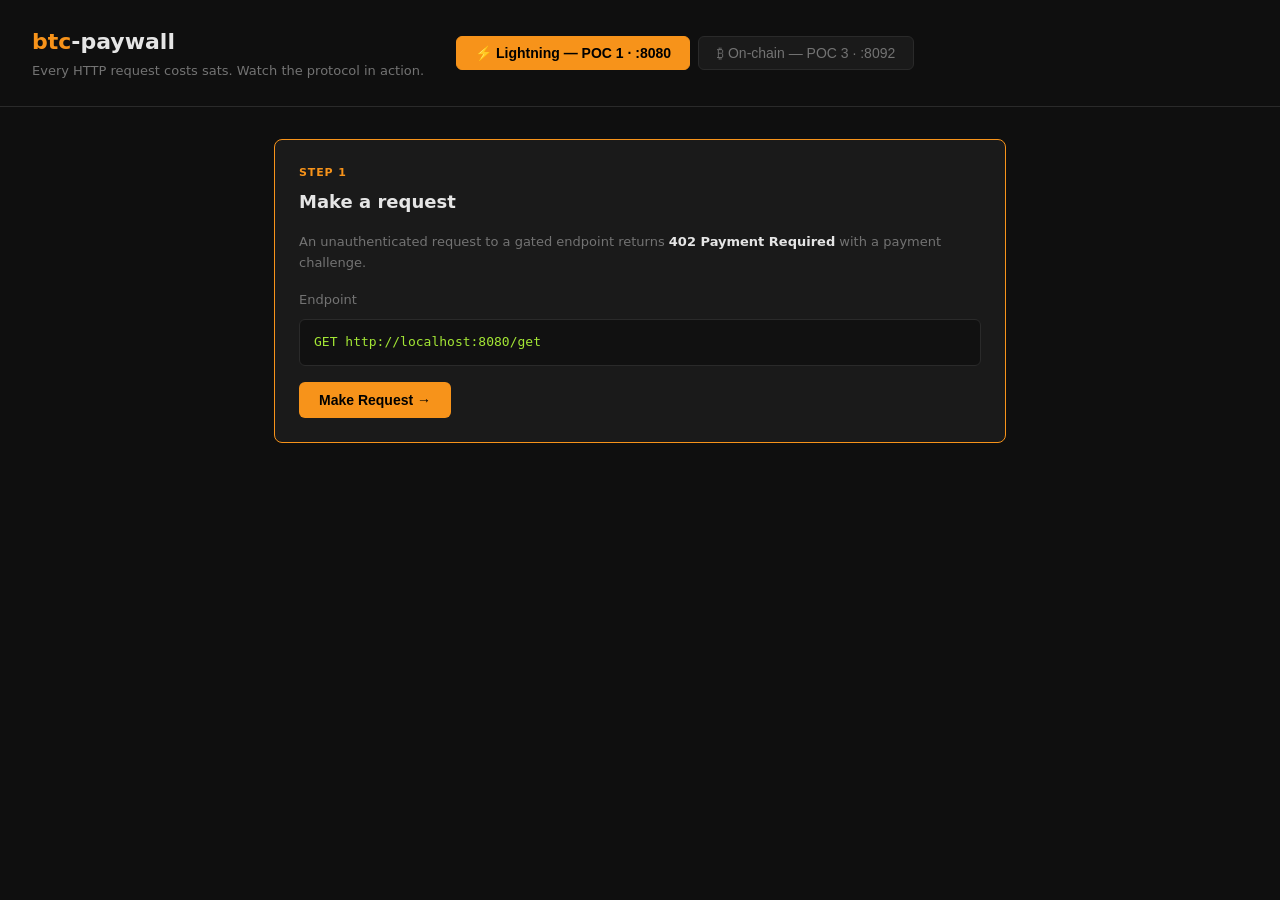
<file: examples/browser-demo/index.html>
<!DOCTYPE html>
<html lang="en">
<head>
  <meta charset="UTF-8">
  <meta name="viewport" content="width=device-width, initial-scale=1.0">
  <title>btc-paywall demo</title>
  <style>
    :root {
      --bg:        #0f0f0f;
      --surface:   #1a1a1a;
      --border:    #2a2a2a;
      --orange:    #f7931a;
      --orange-dim:#a05c0e;
      --green:     #22c55e;
      --red:       #ef4444;
      --yellow:    #eab308;
      --text:      #e5e5e5;
      --muted:     #737373;
      --code-bg:   #111;
      --code-text: #a3e635;
      --radius:    8px;
    }
    *, *::before, *::after { box-sizing: border-box; margin: 0; padding: 0; }
    body {
      background: var(--bg);
      color: var(--text);
      font-family: system-ui, -apple-system, sans-serif;
      font-size: 15px;
      line-height: 1.6;
      min-height: 100vh;
    }

    /* ── Layout ── */
    header {
      border-bottom: 1px solid var(--border);
      padding: 24px 32px;
      display: flex;
      align-items: center;
      gap: 32px;
      flex-wrap: wrap;
    }
    .header-title h1 { font-size: 22px; font-weight: 700; }
    .header-title h1 span { color: var(--orange); }
    .header-title p { color: var(--muted); font-size: 13px; margin-top: 2px; }
    main { max-width: 780px; margin: 0 auto; padding: 32px 24px; display: flex; flex-direction: column; gap: 20px; }

    /* ── Mode toggle ── */
    .mode-toggle { display: flex; gap: 8px; }
    .toggle-btn {
      background: var(--surface);
      border: 1px solid var(--border);
      color: var(--muted);
      padding: 8px 18px;
      border-radius: 6px;
      cursor: pointer;
      font-size: 14px;
      font-weight: 500;
      transition: all .15s;
    }
    .toggle-btn:hover { border-color: var(--orange-dim); color: var(--text); }
    .toggle-btn.active { background: var(--orange); border-color: var(--orange); color: #000; font-weight: 700; }

    /* ── Cards ── */
    .card {
      background: var(--surface);
      border: 1px solid var(--border);
      border-radius: var(--radius);
      padding: 24px;
      transition: border-color .2s;
    }
    .card.active { border-color: var(--orange); }
    .card.done { opacity: .6; }
    .step-label {
      font-size: 11px;
      font-weight: 700;
      letter-spacing: .08em;
      text-transform: uppercase;
      color: var(--orange);
      margin-bottom: 6px;
    }
    .card h2 { font-size: 18px; font-weight: 600; margin-bottom: 16px; }

    /* ── Buttons ── */
    .btn {
      display: inline-flex;
      align-items: center;
      gap: 6px;
      padding: 10px 20px;
      border-radius: 6px;
      border: none;
      cursor: pointer;
      font-size: 14px;
      font-weight: 600;
      transition: all .15s;
    }
    .btn-primary { background: var(--orange); color: #000; }
    .btn-primary:hover { background: #e8841a; }
    .btn-primary:disabled { background: var(--border); color: var(--muted); cursor: not-allowed; }
    .btn-secondary { background: var(--border); color: var(--text); }
    .btn-secondary:hover { background: #333; }
    .btn-webln { background: #7c3aed; color: #fff; }
    .btn-webln:hover { background: #6d28d9; }
    .btn-copy {
      background: transparent;
      border: 1px solid var(--border);
      color: var(--muted);
      padding: 4px 10px;
      border-radius: 4px;
      font-size: 12px;
      cursor: pointer;
      transition: all .15s;
    }
    .btn-copy:hover { border-color: var(--orange-dim); color: var(--text); }
    .btn-copy.copied { border-color: var(--green); color: var(--green); }

    /* ── Status badges ── */
    .status {
      display: inline-block;
      font-size: 13px;
      font-weight: 700;
      padding: 4px 10px;
      border-radius: 4px;
      margin-bottom: 12px;
      letter-spacing: .04em;
    }
    .status-402 { background: rgba(247,147,26,.15); color: var(--orange); }
    .status-200 { background: rgba(34,197,94,.15); color: var(--green); }
    .status-401 { background: rgba(239,68,68,.15); color: var(--red); }

    /* ── Code blocks ── */
    .code-block {
      background: var(--code-bg);
      border: 1px solid var(--border);
      border-radius: 6px;
      padding: 12px 14px;
      font-family: 'Menlo', 'Monaco', 'Consolas', monospace;
      font-size: 13px;
      color: var(--code-text);
      word-break: break-all;
      white-space: pre-wrap;
      margin: 8px 0;
      position: relative;
    }
    .code-row {
      display: flex;
      align-items: flex-start;
      gap: 8px;
    }
    .code-row .code-block { flex: 1; margin: 0; }

    /* ── Form inputs ── */
    .field { margin-top: 16px; }
    .field label { display: block; font-size: 13px; color: var(--muted); margin-bottom: 6px; font-weight: 500; }
    .field input[type="text"] {
      width: 100%;
      background: var(--code-bg);
      border: 1px solid var(--border);
      border-radius: 6px;
      padding: 10px 12px;
      font-family: monospace;
      font-size: 13px;
      color: var(--text);
      outline: none;
      transition: border-color .15s;
    }
    .field input[type="text"]:focus { border-color: var(--orange); }
    .field input[type="text"]::placeholder { color: var(--muted); }

    /* ── Divider ── */
    .divider { display: flex; align-items: center; gap: 12px; margin: 16px 0; color: var(--muted); font-size: 12px; }
    .divider::before, .divider::after { content: ''; flex: 1; height: 1px; background: var(--border); }

    /* ── Response display ── */
    .response-body {
      background: var(--code-bg);
      border: 1px solid var(--border);
      border-radius: 6px;
      padding: 12px 14px;
      font-family: monospace;
      font-size: 12px;
      color: var(--code-text);
      max-height: 220px;
      overflow-y: auto;
      white-space: pre;
      margin-top: 8px;
    }

    /* ── Alert / info ── */
    .alert {
      padding: 10px 14px;
      border-radius: 6px;
      font-size: 13px;
      margin-top: 12px;
    }
    .alert-warn { background: rgba(234,179,8,.1); border: 1px solid rgba(234,179,8,.3); color: var(--yellow); }
    .alert-error { background: rgba(239,68,68,.1); border: 1px solid rgba(239,68,68,.3); color: var(--red); }
    .alert-info { background: rgba(247,147,26,.08); border: 1px solid rgba(247,147,26,.2); color: var(--muted); }

    /* ── Auth header preview ── */
    .auth-preview { margin: 12px 0; }
    .auth-preview .label { font-size: 12px; color: var(--muted); margin-bottom: 4px; }

    /* ── Explanation text ── */
    .explanation { font-size: 13px; color: var(--muted); margin-top: 10px; }
    .explanation strong { color: var(--text); }

    /* ── Utility ── */
    .hidden { display: none !important; }
    .mt { margin-top: 16px; }
    .row { display: flex; gap: 10px; flex-wrap: wrap; align-items: center; margin-top: 16px; }
  </style>
</head>
<body>

<header>
  <div class="header-title">
    <h1><span>btc</span>-paywall</h1>
    <p>Every HTTP request costs sats. Watch the protocol in action.</p>
  </div>
  <div class="mode-toggle">
    <button class="toggle-btn active" id="btn-lightning" onclick="setMode('lightning')">⚡ Lightning — POC 1 · :8080</button>
    <button class="toggle-btn" id="btn-onchain" onclick="setMode('onchain')">₿ On-chain — POC 3 · :8092</button>
  </div>
</header>

<main>

  <!-- ── Step 1: Make Request ── -->
  <div class="card active" id="card-1">
    <div class="step-label">Step 1</div>
    <h2>Make a request</h2>
    <p class="explanation">An unauthenticated request to a gated endpoint returns <strong>402 Payment Required</strong> with a payment challenge.</p>
    <div class="field">
      <label>Endpoint</label>
      <div class="code-block" id="endpoint-display">GET http://localhost:8080/get</div>
    </div>
    <div class="row">
      <button class="btn btn-primary" id="btn-request" onclick="makeRequest()">Make Request →</button>
    </div>
    <div id="response-1" class="hidden">
      <div style="margin-top:16px">
        <span class="status status-402">402 Payment Required</span>
        <div class="field">
          <label>WWW-Authenticate header</label>
          <div class="code-block" id="www-auth-raw"></div>
        </div>
        <p class="explanation">The proxy minted a payment challenge tied to this specific request. No token, no access.</p>
      </div>
    </div>
    <div id="error-1" class="alert alert-error hidden"></div>
  </div>

  <!-- ── Step 2 Lightning ── -->
  <div class="card hidden" id="card-2-lightning">
    <div class="step-label">Step 2</div>
    <h2>Pay the Lightning invoice</h2>
    <p class="explanation">Pay the BOLT11 invoice. The preimage released by your node is cryptographic proof of payment.</p>

    <div class="field">
      <label>BOLT11 invoice</label>
      <div class="code-row">
        <div class="code-block" id="invoice-display" style="word-break:break-all"></div>
        <button class="btn-copy" onclick="copyText('invoice-display', this)">📋 Copy</button>
      </div>
    </div>

    <div id="webln-section" class="hidden">
      <div class="divider">or pay automatically</div>
      <button class="btn btn-webln" onclick="payWithWebLN()">⚡ Pay with Alby</button>
    </div>

    <div class="divider" id="manual-divider">pay manually</div>

    <div class="field">
      <label>Run this in your terminal</label>
      <div class="code-row">
        <div class="code-block" id="pay-cmd-lightning"></div>
        <button class="btn-copy" onclick="copyText('pay-cmd-lightning', this)">📋 Copy</button>
      </div>
    </div>

    <div class="field" id="preimage-field">
      <label>Paste the <code style="color:var(--orange)">payment_preimage</code> from the lncli output</label>
      <input type="text" id="preimage-input" placeholder="hex preimage (64 chars)">
    </div>

    <div class="row">
      <button class="btn btn-primary" onclick="retryLightning()">Retry with Token →</button>
    </div>
    <div id="error-2-lightning" class="alert alert-error hidden"></div>
  </div>

  <!-- ── Step 2 On-chain ── -->
  <div class="card hidden" id="card-2-onchain">
    <div class="step-label">Step 2</div>
    <h2>Send on-chain Bitcoin</h2>
    <p class="explanation">Send exactly the required amount to the address. The proxy checks the mempool — no block confirmation needed (0-conf).</p>

    <div class="alert alert-info" style="margin-top:12px">
      <strong>Prerequisites:</strong> run these once before using this mode:
      <div class="code-block" style="margin-top:8px;color:#94a3b8">make up-onchain &amp;&amp; make setup-onchain</div>
      <code>setup-onchain</code> creates the <code>tester</code> wallet with funded regtest coins used by the payment command below.
    </div>

    <div class="field">
      <label>Pay to address</label>
      <div class="code-row">
        <div class="code-block" id="address-display"></div>
        <button class="btn-copy" onclick="copyText('address-display', this)">📋 Copy</button>
      </div>
    </div>
    <div class="field">
      <label>Required amount</label>
      <div class="code-block" id="amount-display"></div>
    </div>
    <div class="field">
      <label>Run this in your terminal to pay from the funded <code style="color:var(--orange)">tester</code> wallet</label>
      <div class="code-row">
        <div class="code-block" id="pay-cmd-onchain"></div>
        <button class="btn-copy" onclick="copyText('pay-cmd-onchain', this)">📋 Copy</button>
      </div>
    </div>

    <div class="row">
      <button class="btn btn-primary" onclick="checkOnchain()">Check Payment →</button>
    </div>
    <p class="explanation" style="margin-top:10px">
      After running the command, click <strong>Check Payment</strong>. The proxy verifies the mempool and grants access — no preimage needed for on-chain payments.
    </p>
    <div id="pending-alert" class="alert alert-warn hidden">
      Payment not seen yet. Run the command above, then click again.
    </div>
    <div id="error-2-onchain" class="alert alert-error hidden"></div>
  </div>

  <!-- ── Step 3: Access Granted ── -->
  <div class="card hidden" id="card-3">
    <div class="step-label">Step 3</div>
    <h2>Access granted</h2>
    <span class="status status-200">200 OK</span>
    <div class="auth-preview">
      <div class="label">Sent with</div>
      <div class="code-block" id="auth-sent" style="color:#94a3b8"></div>
    </div>
    <div class="field">
      <label>Upstream response body</label>
      <div class="response-body" id="response-body"></div>
    </div>
    <p class="explanation" style="margin-top:12px">The token was consumed. Try replaying it — the proxy rejects single-use tokens.</p>
    <div class="row">
      <button class="btn btn-secondary" onclick="tryReplay()">Try Replay →</button>
    </div>
  </div>

  <!-- ── Step 4: Anti-replay ── -->
  <div class="card hidden" id="card-4">
    <div class="step-label">Step 4</div>
    <h2>Replay rejected</h2>
    <span class="status status-401">401 Unauthorized</span>
    <div class="code-block" id="replay-body" style="margin-top:8px"></div>
    <p class="explanation" style="margin-top:12px">
      <strong>Same token, same address — rejected.</strong> Tokens are single-use. An attacker who intercepts a spent token gains nothing.
    </p>
    <div class="row">
      <button class="btn btn-secondary" onclick="reset()">← Start over</button>
    </div>
  </div>

</main>

<script>
// ── State ──────────────────────────────────────────────────────────────────
const S = {
  mode:      'lightning',
  macaroon:  '',
  invoice:   '',
  address:   '',
  amountSats: 0,
  preimage:  '',
};

const BASE = { lightning: 'http://localhost:8080', onchain: 'http://localhost:8092' };
const PATH = '/get';

// ── Mode toggle ────────────────────────────────────────────────────────────
function setMode(mode) {
  S.mode = mode;
  document.getElementById('btn-lightning').classList.toggle('active', mode === 'lightning');
  document.getElementById('btn-onchain').classList.toggle('active', mode === 'onchain');
  const url = `${BASE[mode]}${PATH}`;
  document.getElementById('endpoint-display').textContent = `GET ${url}`;
  reset();
}

// ── Step 1: Make Request ───────────────────────────────────────────────────
async function makeRequest() {
  const btn = document.getElementById('btn-request');
  btn.disabled = true;
  btn.textContent = 'Requesting…';
  hide('error-1');
  hide('response-1');

  try {
    const resp = await fetch(`${BASE[S.mode]}${PATH}`);
    if (resp.status !== 402) {
      showError('error-1', `Expected 402, got ${resp.status}. Is the proxy running?`);
      return;
    }
    const wwwAuth = resp.headers.get('WWW-Authenticate') || '';
    document.getElementById('www-auth-raw').textContent = wwwAuth;
    show('response-1');
    setCardState('card-1', 'done');

    if (S.mode === 'lightning') {
      const { macaroon, invoice } = parseLightningChallenge(wwwAuth);
      if (!macaroon || !invoice) { showError('error-1', 'Could not parse L402 challenge.'); return; }
      S.macaroon = macaroon; S.invoice = invoice;
      setupLightningStep();
    } else {
      const { address, amountSats } = parseOnchainChallenge(wwwAuth);
      if (!address || !amountSats) { showError('error-1', 'Could not parse BTC-Onchain challenge.'); return; }
      S.address = address; S.amountSats = amountSats;
      setupOnchainStep();
    }
  } catch (e) {
    showError('error-1',
      `Could not reach ${BASE[S.mode]}. Make sure the proxy is running:\n` +
      (S.mode === 'lightning' ? 'make up && make setup' : 'make up-onchain && make setup-onchain'));
  } finally {
    btn.disabled = false;
    btn.textContent = 'Make Request →';
  }
}

// ── Step 2 Lightning ───────────────────────────────────────────────────────
function setupLightningStep() {
  document.getElementById('invoice-display').textContent = S.invoice;
  document.getElementById('pay-cmd-lightning').textContent =
    `docker compose exec lnd-client lncli --network=regtest payinvoice --force ${S.invoice}`;

  if (typeof window.webln !== 'undefined') {
    show('webln-section');
    document.getElementById('manual-divider').textContent = 'or pay manually';
  }

  show('card-2-lightning');
  setCardState('card-2-lightning', 'active');
}

async function payWithWebLN() {
  hide('error-2-lightning');
  try {
    await window.webln.enable();
    const result = await window.webln.sendPayment(S.invoice);
    S.preimage = result.preimage;
    document.getElementById('preimage-input').value = S.preimage;
    await retryLightning();
  } catch (e) {
    showError('error-2-lightning', `WebLN error: ${e.message}`);
  }
}

async function retryLightning() {
  hide('error-2-lightning');
  const preimage = S.preimage || document.getElementById('preimage-input').value.trim();
  if (!preimage) { showError('error-2-lightning', 'Paste the payment_preimage from the lncli output.'); return; }
  S.preimage = preimage;

  const token = `L402 ${S.macaroon}:${preimage}`;
  await sendWithToken(token, 'error-2-lightning');
}

// ── Step 2 On-chain ────────────────────────────────────────────────────────
function setupOnchainStep() {
  const btc = (S.amountSats / 1e8).toFixed(8);
  document.getElementById('address-display').textContent = S.address;
  document.getElementById('amount-display').textContent =
    `${S.amountSats.toLocaleString()} sats  (${btc} BTC)`;
  document.getElementById('pay-cmd-onchain').textContent =
    `docker compose exec bitcoind bitcoin-cli -regtest ` +
    `-rpcuser=bitcoin -rpcpassword=bitcoin ` +
    `-rpcwallet=tester sendtoaddress ${S.address} ${btc}`;

  show('card-2-onchain');
  setCardState('card-2-onchain', 'active');
}

async function checkOnchain() {
  hide('error-2-onchain');
  hide('pending-alert');

  const token = `BTC-Onchain ${S.address}`;
  const resp = await safeFetch(`${BASE.onchain}${PATH}`, token, 'error-2-onchain');
  if (!resp) return;

  if (resp.status === 401) {
    show('pending-alert');
    return;
  }
  if (resp.ok) {
    const body = await resp.json();
    showStep3(`BTC-Onchain ${S.address}`, body);
  } else {
    showError('error-2-onchain', `Unexpected status ${resp.status}`);
  }
}

// ── Shared retry logic ─────────────────────────────────────────────────────
async function sendWithToken(token, errorId) {
  const resp = await safeFetch(`${BASE[S.mode]}${PATH}`, token, errorId);
  if (!resp) return;
  if (resp.ok) {
    const body = await resp.json();
    showStep3(token, body);
  } else {
    const text = await resp.text();
    showError(errorId, `Got ${resp.status}: ${text.trim()}`);
  }
}

async function safeFetch(url, authToken, errorId) {
  try {
    return await fetch(url, { headers: { Authorization: authToken } });
  } catch (e) {
    showError(errorId, `Could not reach ${url}: ${e.message}`);
    return null;
  }
}

// ── Step 3: Access Granted ─────────────────────────────────────────────────
function showStep3(token, body) {
  if (S.mode === 'lightning') {
    setCardState('card-2-lightning', 'done');
  } else {
    setCardState('card-2-onchain', 'done');
  }
  document.getElementById('auth-sent').textContent = `Authorization: ${token}`;
  document.getElementById('response-body').textContent = JSON.stringify(body, null, 2);
  show('card-3');
  setCardState('card-3', 'active');
}

// ── Step 4: Anti-replay ────────────────────────────────────────────────────
async function tryReplay() {
  const token = S.mode === 'lightning'
    ? `L402 ${S.macaroon}:${S.preimage}`
    : `BTC-Onchain ${S.address}`;

  let resp;
  try {
    resp = await fetch(`${BASE[S.mode]}${PATH}`, { headers: { Authorization: token } });
  } catch (e) {
    return;
  }
  const text = await resp.text();
  document.getElementById('replay-body').textContent = text.trim();
  setCardState('card-3', 'done');
  show('card-4');
  setCardState('card-4', 'active');
}

// ── Reset ──────────────────────────────────────────────────────────────────
function reset() {
  Object.assign(S, { macaroon:'', invoice:'', address:'', amountSats:0, preimage:'' });
  ['response-1','error-1','card-2-lightning','card-2-onchain','card-3','card-4',
   'webln-section','pending-alert','error-2-lightning','error-2-onchain'].forEach(hide);
  document.getElementById('preimage-input').value = '';
  document.getElementById('btn-request').disabled = false;
  setCardState('card-1', 'active');
}

// ── Parse challenges ───────────────────────────────────────────────────────
function parseLightningChallenge(h) {
  return {
    macaroon: (h.match(/macaroon="([^"]+)"/) || [])[1],
    invoice:  (h.match(/invoice="([^"]+)"/)  || [])[1],
  };
}
function parseOnchainChallenge(h) {
  return {
    address:    (h.match(/address="([^"]+)"/)       || [])[1],
    amountSats: parseInt((h.match(/amount_sats="(\d+)"/) || [])[1]) || 0,
  };
}

// ── Helpers ────────────────────────────────────────────────────────────────
function show(id) { document.getElementById(id).classList.remove('hidden'); }
function hide(id) { document.getElementById(id).classList.add('hidden'); }

function setCardState(id, state) {
  const el = document.getElementById(id);
  el.classList.remove('active', 'done');
  if (state) el.classList.add(state);
}

function showError(id, msg) {
  const el = document.getElementById(id);
  el.textContent = msg;
  el.classList.remove('hidden');
}

async function copyText(srcId, btn) {
  const text = document.getElementById(srcId).textContent;
  try {
    await navigator.clipboard.writeText(text);
    btn.textContent = '✓ Copied';
    btn.classList.add('copied');
    setTimeout(() => { btn.textContent = '📋 Copy'; btn.classList.remove('copied'); }, 1800);
  } catch (e) {
    btn.textContent = 'Failed';
  }
}

// Detect WebLN on load
window.addEventListener('load', () => {
  if (typeof window.webln !== 'undefined') {
    show('webln-section');
    document.getElementById('manual-divider').textContent = 'or pay manually';
  }
});
</script>
</body>
</html>
</file>
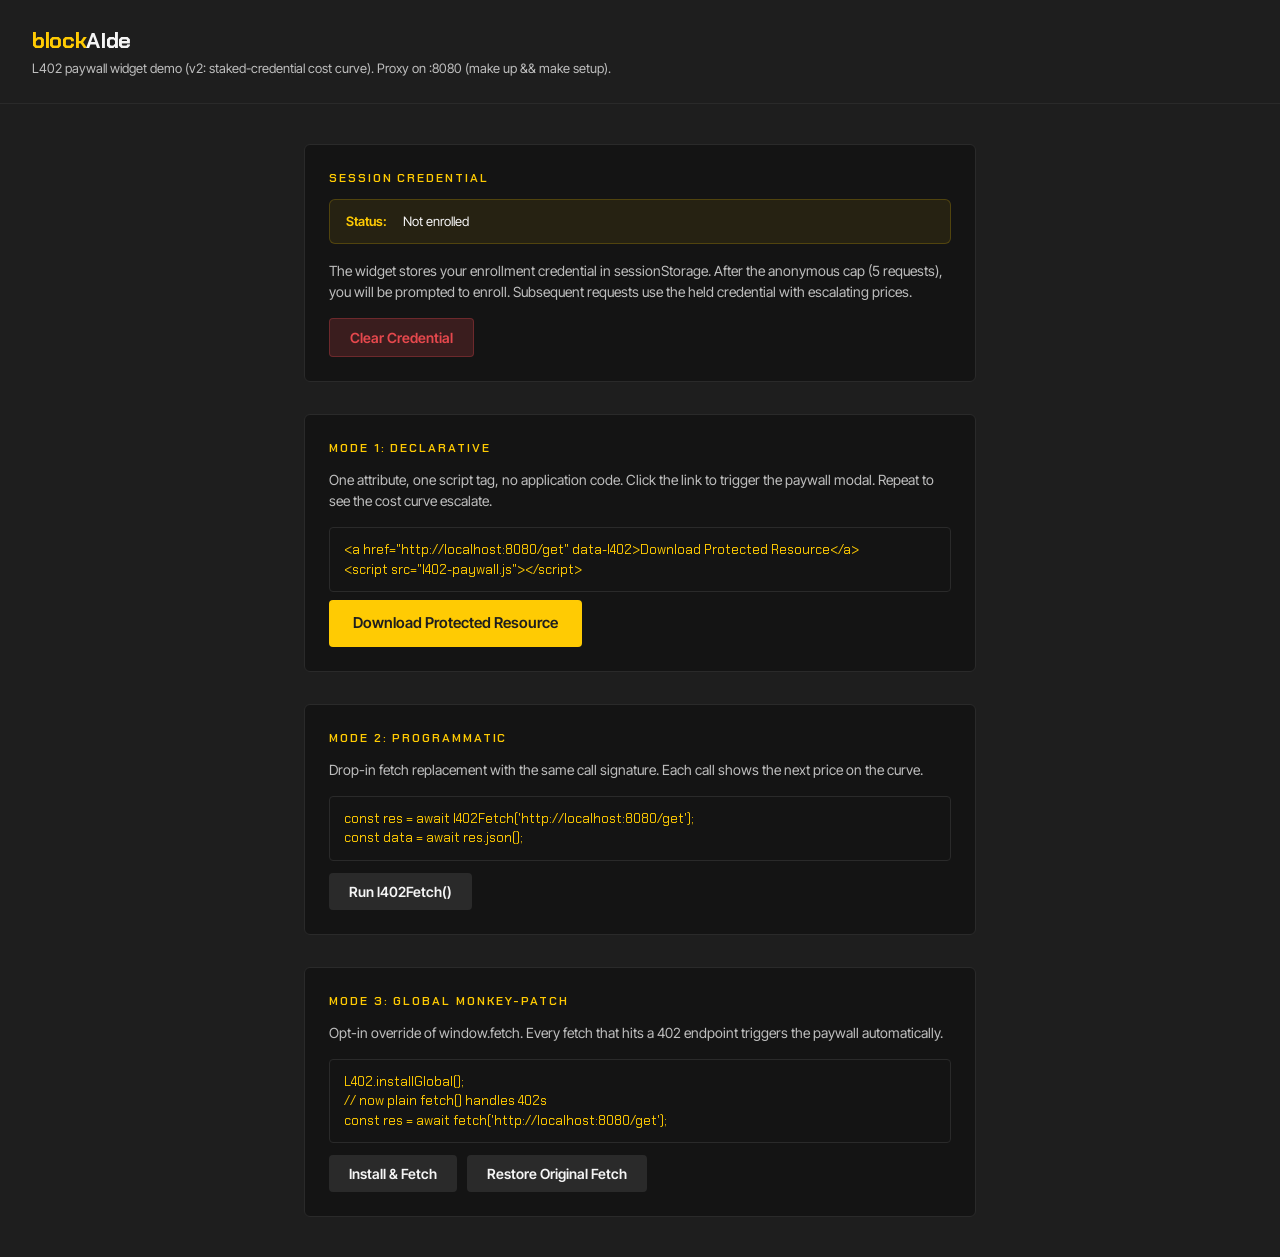
<file: examples/browser-paywall/index.html>
<!DOCTYPE html>
<html lang="en">
<head>
  <meta charset="UTF-8">
  <meta name="viewport" content="width=device-width, initial-scale=1.0">
  <title>blockAIde — L402 Paywall Widget Demo</title>
  <style>
    /* --- VX font-face declarations (local) --- */
    @font-face {
      font-family: 'Inter Tight';
      src: url('../../vx-design/fonts/InterTight-VariableFont_wght.ttf') format('truetype-variations');
      font-weight: 100 900;
      font-style: normal;
      font-display: swap;
    }
    @font-face {
      font-family: 'Inter Tight';
      src: url('../../vx-design/fonts/InterTight-Italic-VariableFont_wght.ttf') format('truetype-variations');
      font-weight: 100 900;
      font-style: italic;
      font-display: swap;
    }
    @font-face {
      font-family: 'Chakra Petch';
      src: url('../../vx-design/fonts/ChakraPetch-Regular.ttf') format('truetype');
      font-weight: 400;
      font-style: normal;
      font-display: swap;
    }
    @font-face {
      font-family: 'Chakra Petch';
      src: url('../../vx-design/fonts/ChakraPetch-SemiBold.ttf') format('truetype');
      font-weight: 600;
      font-style: normal;
      font-display: swap;
    }
    @font-face {
      font-family: 'Chakra Petch';
      src: url('../../vx-design/fonts/ChakraPetch-Bold.ttf') format('truetype');
      font-weight: 700;
      font-style: normal;
      font-display: swap;
    }

    :root {
      --bg: #1E1E1E;
      --surface: #141414;
      --border: #2A2A2A;
      --accent: #FFCB03;
      --text: #F5F5F5;
      --muted: #BEBEBE;
      --code-bg: #141414;
      --code-text: #FFCB03;
      --bad-red: #E5484D;
    }
    *, *::before, *::after { box-sizing: border-box; margin: 0; padding: 0; }
    body {
      background: var(--bg);
      color: var(--text);
      font-family: 'Inter Tight', 'Helvetica Neue', Arial, sans-serif;
      font-size: 15px;
      line-height: 1.5;
      min-height: 100vh;
    }
    header {
      border-bottom: 1px solid var(--border);
      padding: 24px 32px;
    }
    header h1 {
      font-family: 'Chakra Petch', 'Inter Tight', sans-serif;
      font-size: 22px;
      font-weight: 700;
      letter-spacing: -0.015em;
    }
    header h1 span { color: var(--accent); }
    header p { color: var(--muted); font-size: 13px; margin-top: 2px; }
    main {
      max-width: 720px;
      margin: 0 auto;
      padding: 40px 24px;
      display: flex;
      flex-direction: column;
      gap: 32px;
    }
    .card {
      background: var(--surface);
      border: 1px solid var(--border);
      border-radius: 6px;
      padding: 24px;
    }
    .card h2 {
      font-family: 'Chakra Petch', 'Inter Tight', sans-serif;
      font-size: 12px;
      font-weight: 600;
      letter-spacing: 0.16em;
      text-transform: uppercase;
      color: var(--accent);
      margin-bottom: 12px;
    }
    .card p { color: var(--muted); font-size: 14px; margin-bottom: 16px; }
    .demo-link {
      display: inline-flex;
      align-items: center;
      gap: 8px;
      padding: 12px 24px;
      background: var(--accent);
      color: #1E1E1E;
      text-decoration: none;
      border-radius: 4px;
      font-weight: 600;
      font-size: 15px;
      transition: opacity 200ms cubic-bezier(0.2, 0.7, 0.2, 1);
    }
    .demo-link:hover { opacity: 0.88; }
    .demo-link:active { opacity: 0.92; transform: translateY(0.5px); }
    .code {
      background: var(--code-bg);
      border: 1px solid var(--border);
      border-radius: 4px;
      padding: 12px 14px;
      font-family: 'Chakra Petch', ui-monospace, SFMono-Regular, Menlo, monospace;
      font-size: 13px;
      color: var(--code-text);
      white-space: pre;
      overflow-x: auto;
      margin: 8px 0;
    }
    .btn {
      display: inline-flex;
      align-items: center;
      gap: 6px;
      padding: 10px 20px;
      border-radius: 4px;
      border: none;
      cursor: pointer;
      font-family: 'Inter Tight', 'Helvetica Neue', Arial, sans-serif;
      font-size: 14px;
      font-weight: 600;
      transition: opacity 200ms cubic-bezier(0.2, 0.7, 0.2, 1);
      background: var(--border);
      color: var(--text);
    }
    .btn:hover { opacity: 0.88; }
    .btn:active { opacity: 0.92; transform: translateY(0.5px); }
    .btn-danger { background: rgba(229, 72, 77, 0.18); color: var(--bad-red); border: 1px solid rgba(229, 72, 77, 0.3); }
    .btn-danger:hover { opacity: 0.88; }
    .row { display: flex; gap: 10px; flex-wrap: wrap; align-items: center; margin-top: 12px; }
    .status-bar {
      display: flex;
      gap: 16px;
      align-items: center;
      padding: 12px 16px;
      background: rgba(255, 203, 3, 0.08);
      border: 1px solid rgba(255, 203, 3, 0.2);
      border-radius: 6px;
      font-size: 13px;
      margin-bottom: 16px;
    }
    .status-bar .label { color: var(--accent); font-weight: 600; margin-bottom: 0; }
    .status-bar .val { color: var(--text); }
    .result-box {
      margin-top: 12px;
      display: none;
    }
    .result-label { font-size: 12px; color: var(--muted); margin-bottom: 4px; }
  </style>
</head>
<body>

<header>
  <h1><span>block</span>AIde</h1>
  <p>L402 paywall widget demo (v2: staked-credential cost curve). Proxy on :8080 (make up && make setup).</p>
</header>

<main>

  <!-- Credential status -->
  <div class="card" id="cred-card">
    <h2>Session Credential</h2>
    <div class="status-bar">
      <span class="label">Status:</span>
      <span class="val" id="cred-status">Not enrolled</span>
    </div>
    <p>The widget stores your enrollment credential in sessionStorage. After the anonymous cap (5 requests), you will be prompted to enroll. Subsequent requests use the held credential with escalating prices.</p>
    <div class="row">
      <button class="btn btn-danger" onclick="clearCredential()">Clear Credential</button>
    </div>
  </div>

  <!-- Mode 1: Declarative -->
  <div class="card">
    <h2>Mode 1: Declarative</h2>
    <p>One attribute, one script tag, no application code. Click the link to trigger the paywall modal. Repeat to see the cost curve escalate.</p>
    <div class="code">&lt;a href="http://localhost:8080/get" data-l402&gt;Download Protected Resource&lt;/a&gt;
&lt;script src="l402-paywall.js"&gt;&lt;/script&gt;</div>
    <a href="http://localhost:8080/get" data-l402 class="demo-link">Download Protected Resource</a>
  </div>

  <!-- Mode 2: Programmatic -->
  <div class="card">
    <h2>Mode 2: Programmatic</h2>
    <p>Drop-in fetch replacement with the same call signature. Each call shows the next price on the curve.</p>
    <div class="code">const res = await l402Fetch('http://localhost:8080/get');
const data = await res.json();</div>
    <div class="row">
      <button class="btn" onclick="demoProgrammatic()">Run l402Fetch()</button>
    </div>
    <div id="programmatic-result" class="result-box">
      <div class="result-label">Response body</div>
      <div class="code" id="programmatic-body" style="color:#BEBEBE;max-height:200px;overflow-y:auto;white-space:pre-wrap"></div>
    </div>
  </div>

  <!-- Mode 3: Global -->
  <div class="card">
    <h2>Mode 3: Global Monkey-Patch</h2>
    <p>Opt-in override of window.fetch. Every fetch that hits a 402 endpoint triggers the paywall automatically.</p>
    <div class="code">L402.installGlobal();
// now plain fetch() handles 402s
const res = await fetch('http://localhost:8080/get');</div>
    <div class="row">
      <button class="btn" id="btn-install" onclick="demoGlobal()">Install & Fetch</button>
      <button class="btn" onclick="demoRestore()">Restore Original Fetch</button>
    </div>
    <div id="global-result" class="result-box">
      <div class="result-label">Response body</div>
      <div class="code" id="global-body" style="color:#BEBEBE;max-height:200px;overflow-y:auto;white-space:pre-wrap"></div>
    </div>
  </div>

</main>

<script src="l402-paywall.js"></script>
<script>
  function updateCredStatus() {
    var cred = L402.credential.get();
    var el = document.getElementById('cred-status');
    if (cred) {
      el.textContent = 'Enrolled (credential held in sessionStorage)';
      el.style.color = '#FFCB03';
    } else {
      el.textContent = 'Not enrolled';
      el.style.color = '';
    }
  }

  function clearCredential() {
    L402.credential.clear();
    updateCredStatus();
  }

  updateCredStatus();
  setInterval(updateCredStatus, 1000);

  async function demoProgrammatic() {
    try {
      var res = await l402Fetch('http://localhost:8080/get');
      updateCredStatus();
      if (!res.ok) return;
      var data = await res.json();
      document.getElementById('programmatic-body').textContent = JSON.stringify(data, null, 2);
      document.getElementById('programmatic-result').style.display = 'block';
    } catch (e) {}
  }

  async function demoGlobal() {
    L402.installGlobal();
    try {
      var res = await fetch('http://localhost:8080/get');
      updateCredStatus();
      if (!res.ok) return;
      var data = await res.json();
      document.getElementById('global-body').textContent = JSON.stringify(data, null, 2);
      document.getElementById('global-result').style.display = 'block';
    } catch (e) {}
    L402.restoreGlobal();
  }

  function demoRestore() {
    L402.restoreGlobal();
  }
</script>
</body>
</html>
</file>
